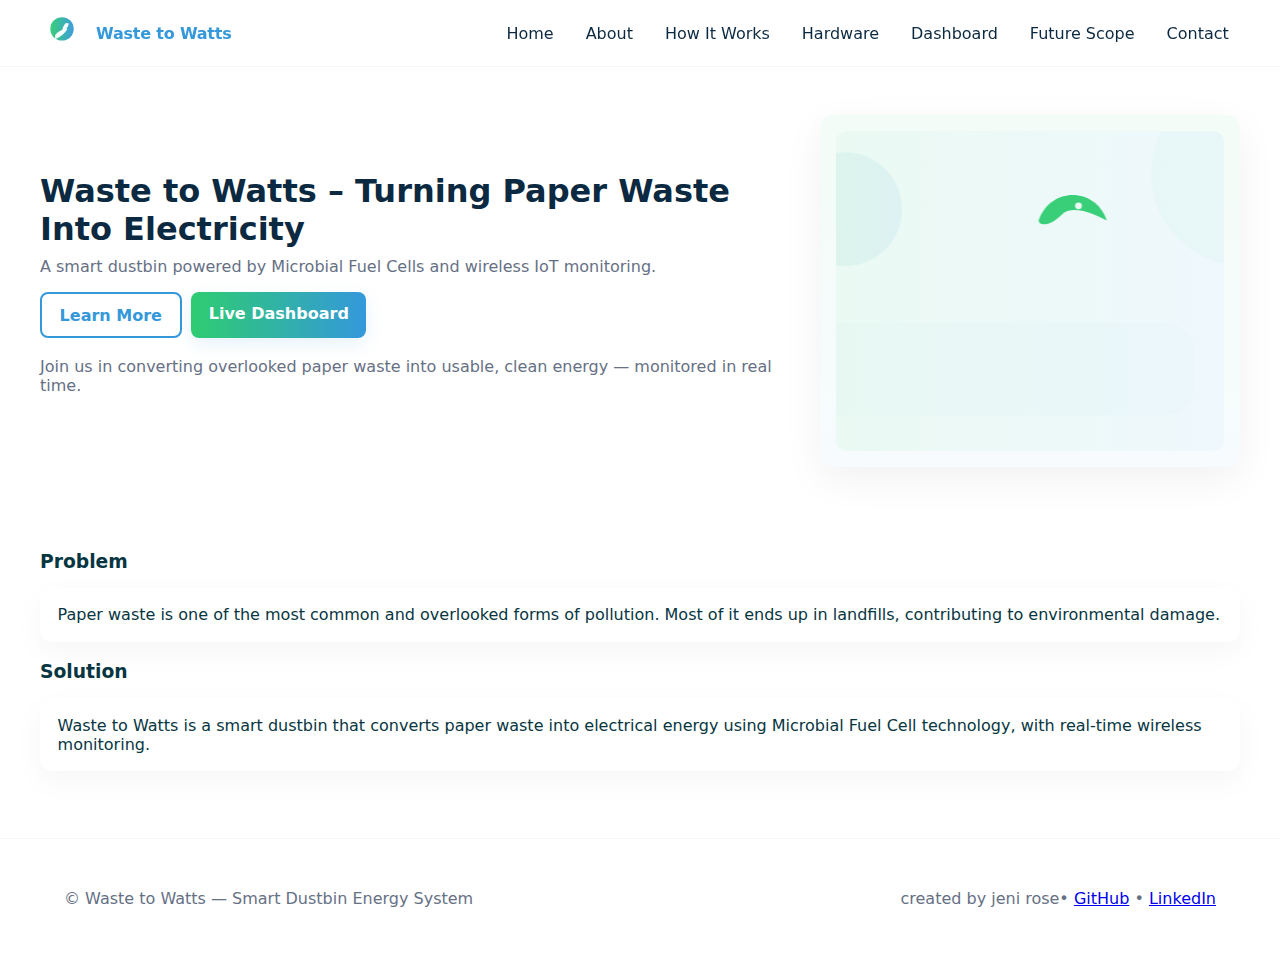
<file: index.html>
<!doctype html>
<html lang="en">
<head>
  <meta charset="utf-8">
  <meta name="viewport" content="width=device-width,initial-scale=1">
  <title>Waste to Watts – Home</title>
  <link rel="stylesheet" href="style.css">
  <!-- Page-specific small styles could go here -->
</head>
<body>
  <!-- Header / Navbar (shared) -->
  <header class="header">
    <div class="container navbar">
      <div class="brand">
        <img src="assets/logo.svg" alt="Waste to Watts logo">
        <h1>Waste to Watts</h1>
      </div>
      <nav>
        <button class="nav-toggle" aria-expanded="false" aria-controls="nav-links">☰</button>
        <div id="nav-links" class="nav-links">
          <a href="index.html">Home</a>
          <a href="about.html">About</a>
          <a href="how-it-works.html">How It Works</a>
          <a href="hardware.html">Hardware</a>
          <a href="dashboard.html">Dashboard</a>
          <a href="future.html">Future Scope</a>
          <a href="contact.html">Contact</a>
        </div>
      </nav>
    </div>
  </header>

  <!-- Hero Section -->
  <main>
    <section class="hero container">
      <div class="content fade-in">
        <!-- Hero title and subtitle -->
        <h2>Waste to Watts – Turning Paper Waste Into Electricity</h2>
        <p class="muted">A smart dustbin powered by Microbial Fuel Cells and wireless IoT monitoring.</p>
        <div class="actions mb-2">
          <a href="about.html" class="btn btn-secondary">Learn More</a>
          <a href="dashboard.html" class="btn btn-primary">Live Dashboard</a>
        </div>
        <p class="muted">Join us in converting overlooked paper waste into usable, clean energy — monitored in real time.</p>
      </div>

      <div class="visual card fade-in">
        <!-- Background illustration or photo -->
        <div class="bg" role="img" aria-label="Eco tech illustration"></div>
      </div>
    </section>

    <!-- Problem & Solution Sections -->
    <section class="section container">
      <div class="title">
        <h3>Problem</h3>
      </div>
      <div class="card mb-2">
        <p>Paper waste is one of the most common and overlooked forms of pollution. Most of it ends up in landfills, contributing to environmental damage.</p>
      </div>

      <div class="title">
        <h3>Solution</h3>
      </div>
      <div class="card">
        <p>Waste to Watts is a smart dustbin that converts paper waste into electrical energy using Microbial Fuel Cell technology, with real-time wireless monitoring.</p>
      </div>
    </section>
  </main>

  <!-- Footer (shared) -->
  <footer class="footer">
    <div class="container">
      <div class="row">
        <div class="muted">© Waste to Watts — Smart Dustbin Energy System</div>
        <div class="muted">created by jeni rose• <a href="#">GitHub</a> • <a href="#">LinkedIn</a></div>
      </div>
    </div>
  </footer>

  <script>
    // Mobile nav toggle
    const navToggle = document.querySelector('.nav-toggle');
    const navLinks = document.getElementById('nav-links');
    navToggle && navToggle.addEventListener('click', ()=>{
      const expanded = navToggle.getAttribute('aria-expanded') === 'true';
      navToggle.setAttribute('aria-expanded', String(!expanded));
      navLinks.classList.toggle('show');
    });
  </script>
</body>
</html>
</file>
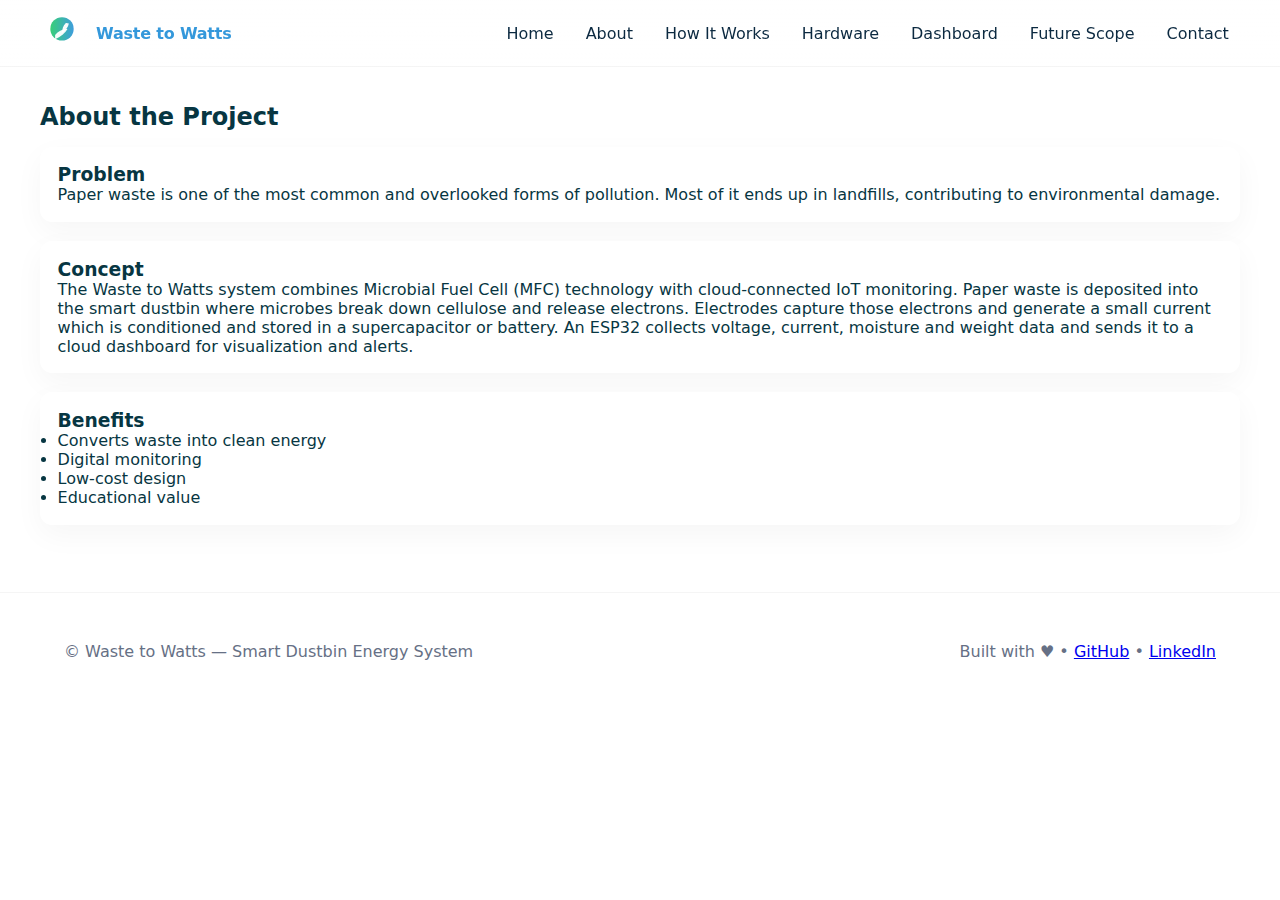
<file: about.html>
<!doctype html>
<html lang="en">
<head>
  <meta charset="utf-8">
  <meta name="viewport" content="width=device-width,initial-scale=1">
  <title>About — Waste to Watts</title>
  <link rel="stylesheet" href="style.css">
</head>
<body>
  <!-- Header / Navbar (shared) -->
  <header class="header">
    <div class="container navbar">
      <div class="brand">
        <img src="assets/logo.svg" alt="Waste to Watts logo">
        <h1>Waste to Watts</h1>
      </div>
      <nav>
        <button class="nav-toggle" aria-expanded="false" aria-controls="nav-links">☰</button>
        <div id="nav-links" class="nav-links">
          <a href="index.html">Home</a>
          <a href="about.html">About</a>
          <a href="how-it-works.html">How It Works</a>
          <a href="hardware.html">Hardware</a>
          <a href="dashboard.html">Dashboard</a>
          <a href="future.html">Future Scope</a>
          <a href="contact.html">Contact</a>
        </div>
      </nav>
    </div>
  </header>

  <main>
    <section class="section container">
      <div class="title">
        <h2>About the Project</h2>
      </div>

      <!-- Problem -->
      <div class="card mb-2">
        <h3>Problem</h3>
        <p>Paper waste is one of the most common and overlooked forms of pollution. Most of it ends up in landfills, contributing to environmental damage.</p>
      </div>

      <!-- Concept -->
      <div class="card mb-2">
        <h3>Concept</h3>
        <p>The Waste to Watts system combines Microbial Fuel Cell (MFC) technology with cloud-connected IoT monitoring. Paper waste is deposited into the smart dustbin where microbes break down cellulose and release electrons. Electrodes capture those electrons and generate a small current which is conditioned and stored in a supercapacitor or battery. An ESP32 collects voltage, current, moisture and weight data and sends it to a cloud dashboard for visualization and alerts.</p>
      </div>

      <!-- Benefits -->
      <div class="card">
        <h3>Benefits</h3>
        <ul>
          <li>Converts waste into clean energy</li>
          <li>Digital monitoring</li>
          <li>Low-cost design</li>
          <li>Educational value</li>
        </ul>
      </div>
    </section>
  </main>

  <!-- Footer (shared) -->
  <footer class="footer">
    <div class="container">
      <div class="row">
        <div class="muted">© Waste to Watts — Smart Dustbin Energy System</div>
        <div class="muted">Built with ♥ • <a href="#">GitHub</a> • <a href="#">LinkedIn</a></div>
      </div>
    </div>
  </footer>

  <script>
    // Mobile nav toggle
    const navToggle = document.querySelector('.nav-toggle');
    const navLinks = document.getElementById('nav-links');
    navToggle && navToggle.addEventListener('click', ()=>{
      const expanded = navToggle.getAttribute('aria-expanded') === 'true';
      navToggle.setAttribute('aria-expanded', String(!expanded));
      navLinks.classList.toggle('show');
    });
  </script>
</body>
</html>
</file>
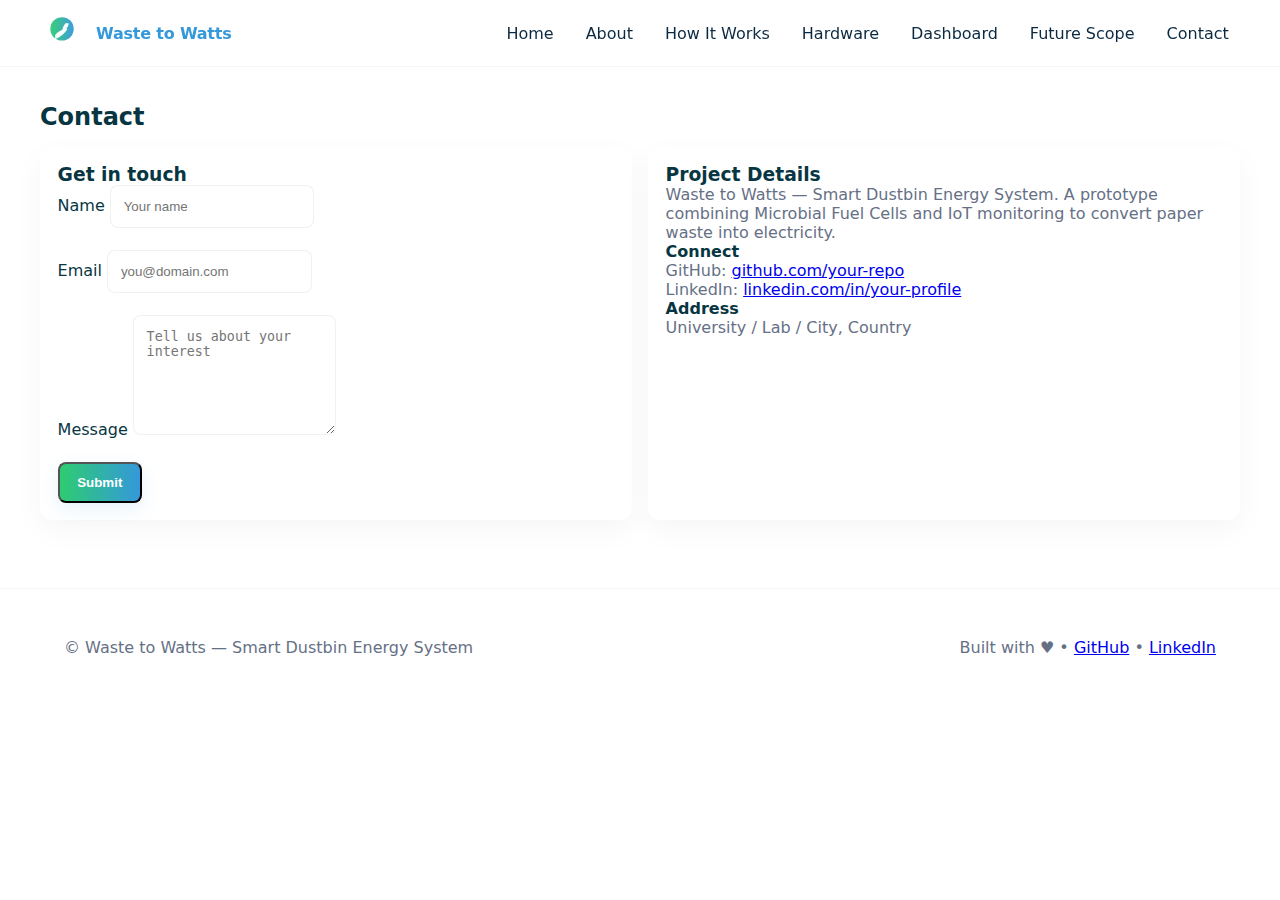
<file: contact.html>
<!doctype html>
<html lang="en">
<head>
  <meta charset="utf-8">
  <meta name="viewport" content="width=device-width,initial-scale=1">
  <title>Contact — Waste to Watts</title>
  <link rel="stylesheet" href="style.css">
</head>
<body>
  <!-- Header / Navbar (shared) -->
  <header class="header">
    <div class="container navbar">
      <div class="brand">
        <img src="assets/logo.svg" alt="Waste to Watts logo">
        <h1>Waste to Watts</h1>
      </div>
      <nav>
        <button class="nav-toggle" aria-expanded="false" aria-controls="nav-links">☰</button>
        <div id="nav-links" class="nav-links">
          <a href="index.html">Home</a>
          <a href="about.html">About</a>
          <a href="how-it-works.html">How It Works</a>
          <a href="hardware.html">Hardware</a>
          <a href="dashboard.html">Dashboard</a>
          <a href="future.html">Future Scope</a>
          <a href="contact.html">Contact</a>
        </div>
      </nav>
    </div>
  </header>

  <main>
    <section class="section container">
      <div class="title">
        <h2>Contact</h2>
      </div>

      <div class="grid cols-2">
        <div class="card">
          <h3>Get in touch</h3>
          <form class="form" onsubmit="handleSubmit(event)">
            <label class="mb-1">Name
              <input class="input" type="text" name="name" placeholder="Your name" required>
            </label>

            <label class="mb-1">Email
              <input class="input" type="email" name="email" placeholder="you@domain.com" required>
            </label>

            <label class="mb-1">Message
              <textarea name="message" placeholder="Tell us about your interest" required></textarea>
            </label>

            <button type="submit" class="btn btn-primary submit">Submit</button>
          </form>
        </div>

        <div class="card">
          <h3>Project Details</h3>
          <p class="muted">Waste to Watts — Smart Dustbin Energy System. A prototype combining Microbial Fuel Cells and IoT monitoring to convert paper waste into electricity.</p>

          <h4>Connect</h4>
          <p class="muted">GitHub: <a href="#">github.com/your-repo</a></p>
          <p class="muted">LinkedIn: <a href="#">linkedin.com/in/your-profile</a></p>

          <h4>Address</h4>
          <p class="muted">University / Lab / City, Country</p>
        </div>
      </div>
    </section>
  </main>

  <!-- Footer (shared) -->
  <footer class="footer">
    <div class="container">
      <div class="row">
        <div class="muted">© Waste to Watts — Smart Dustbin Energy System</div>
        <div class="muted">Built with ♥ • <a href="#">GitHub</a> • <a href="#">LinkedIn</a></div>
      </div>
    </div>
  </footer>

  <script>
    // Mobile nav toggle
    const navToggle = document.querySelector('.nav-toggle');
    const navLinks = document.getElementById('nav-links');
    navToggle && navToggle.addEventListener('click', ()=>{
      const expanded = navToggle.getAttribute('aria-expanded') === 'true';
      navToggle.setAttribute('aria-expanded', String(!expanded));
      navLinks.classList.toggle('show');
    });

    // Simple submit handler (no backend)
    function handleSubmit(e){
      e.preventDefault();
      alert('Thank you — message captured locally. Integrate backend to process submissions.');
      e.target.reset();
    }
  </script>
</body>
</html>
</file>
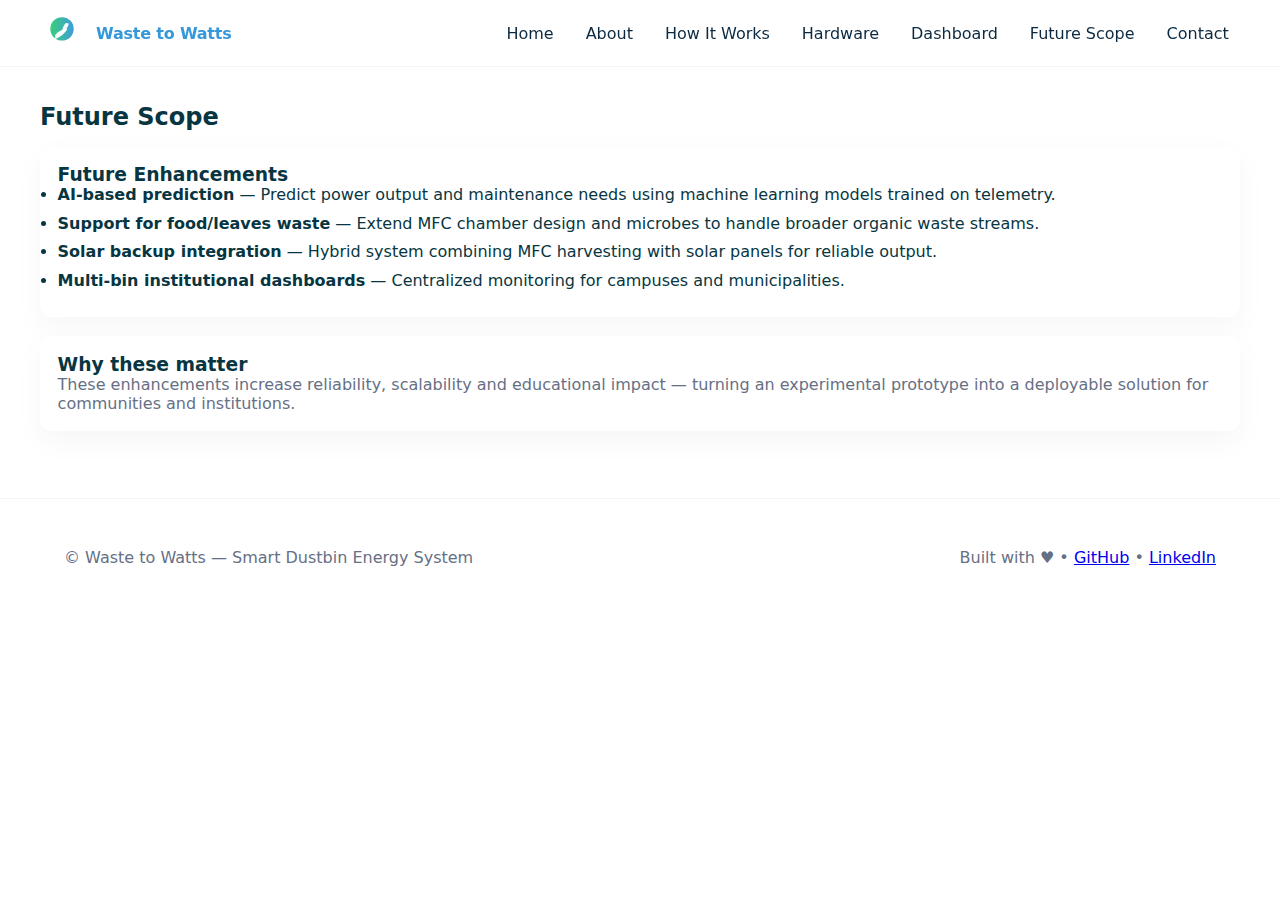
<file: future.html>
<!doctype html>
<html lang="en">
<head>
  <meta charset="utf-8">
  <meta name="viewport" content="width=device-width,initial-scale=1">
  <title>Future Scope — Waste to Watts</title>
  <link rel="stylesheet" href="style.css">
</head>
<body>
  <!-- Header / Navbar (shared) -->
  <header class="header">
    <div class="container navbar">
      <div class="brand">
        <img src="assets/logo.svg" alt="Waste to Watts logo">
        <h1>Waste to Watts</h1>
      </div>
      <nav>
        <button class="nav-toggle" aria-expanded="false" aria-controls="nav-links">☰</button>
        <div id="nav-links" class="nav-links">
          <a href="index.html">Home</a>
          <a href="about.html">About</a>
          <a href="how-it-works.html">How It Works</a>
          <a href="hardware.html">Hardware</a>
          <a href="dashboard.html">Dashboard</a>
          <a href="future.html">Future Scope</a>
          <a href="contact.html">Contact</a>
        </div>
      </nav>
    </div>
  </header>

  <main>
    <section class="section container">
      <div class="title">
        <h2>Future Scope</h2>
      </div>

      <div class="card mb-2">
        <h3>Future Enhancements</h3>
        <ul>
          <li class="mb-1"><strong>AI-based prediction</strong> — Predict power output and maintenance needs using machine learning models trained on telemetry.</li>
          <li class="mb-1"><strong>Support for food/leaves waste</strong> — Extend MFC chamber design and microbes to handle broader organic waste streams.</li>
          <li class="mb-1"><strong>Solar backup integration</strong> — Hybrid system combining MFC harvesting with solar panels for reliable output.</li>
          <li class="mb-1"><strong>Multi-bin institutional dashboards</strong> — Centralized monitoring for campuses and municipalities.</li>
        </ul>
      </div>

      <div class="card">
        <h3>Why these matter</h3>
        <p class="muted">These enhancements increase reliability, scalability and educational impact — turning an experimental prototype into a deployable solution for communities and institutions.</p>
      </div>
    </section>
  </main>

  <!-- Footer (shared) -->
  <footer class="footer">
    <div class="container">
      <div class="row">
        <div class="muted">© Waste to Watts — Smart Dustbin Energy System</div>
        <div class="muted">Built with ♥ • <a href="#">GitHub</a> • <a href="#">LinkedIn</a></div>
      </div>
    </div>
  </footer>

  <script>
    // Mobile nav toggle
    const navToggle = document.querySelector('.nav-toggle');
    const navLinks = document.getElementById('nav-links');
    navToggle && navToggle.addEventListener('click', ()=>{
      const expanded = navToggle.getAttribute('aria-expanded') === 'true';
      navToggle.setAttribute('aria-expanded', String(!expanded));
      navLinks.classList.toggle('show');
    });
  </script>
</body>
</html>
</file>
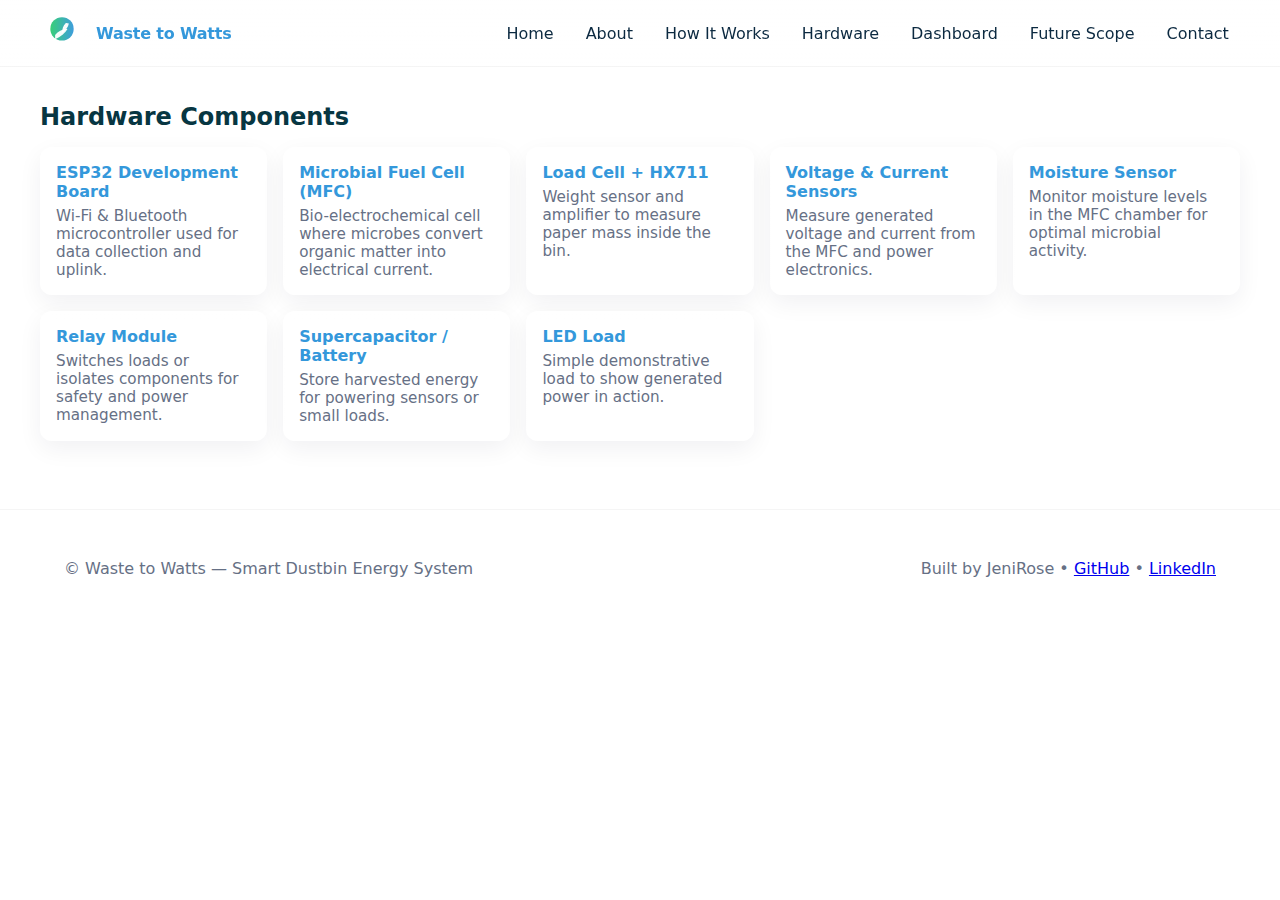
<file: hardware.html>
<!doctype html>
<html lang="en">
<head>
  <meta charset="utf-8">
  <meta name="viewport" content="width=device-width,initial-scale=1">
  <title>Hardware — Waste to Watts</title>
  <link rel="stylesheet" href="style.css">
</head>
<body>
  <!-- Header / Navbar (shared) -->
  <header class="header">
    <div class="container navbar">
      <div class="brand">
        <img src="assets/logo.svg" alt="Waste to Watts logo">
        <h1>Waste to Watts</h1>
      </div>
      <nav>
        <button class="nav-toggle" aria-expanded="false" aria-controls="nav-links">☰</button>
        <div id="nav-links" class="nav-links">
          <a href="index.html">Home</a>
          <a href="about.html">About</a>
          <a href="how-it-works.html">How It Works</a>
          <a href="hardware.html">Hardware</a>
          <a href="dashboard.html">Dashboard</a>
          <a href="future.html">Future Scope</a>
          <a href="contact.html">Contact</a>
        </div>
      </nav>
    </div>
  </header>

  <main>
    <section class="section container">
      <div class="title">
        <h2>Hardware Components</h2>
      </div>

      <div class="card-grid">
        <div class="component-card">
          <h4>ESP32 Development Board</h4>
          <p class="muted">Wi‑Fi & Bluetooth microcontroller used for data collection and uplink.</p>
        </div>

        <div class="component-card">
          <h4>Microbial Fuel Cell (MFC)</h4>
          <p class="muted">Bio-electrochemical cell where microbes convert organic matter into electrical current.</p>
        </div>

        <div class="component-card">
          <h4>Load Cell + HX711</h4>
          <p class="muted">Weight sensor and amplifier to measure paper mass inside the bin.</p>
        </div>

        <div class="component-card">
          <h4>Voltage & Current Sensors</h4>
          <p class="muted">Measure generated voltage and current from the MFC and power electronics.</p>
        </div>

        <div class="component-card">
          <h4>Moisture Sensor</h4>
          <p class="muted">Monitor moisture levels in the MFC chamber for optimal microbial activity.</p>
        </div>

        <div class="component-card">
          <h4>Relay Module</h4>
          <p class="muted">Switches loads or isolates components for safety and power management.</p>
        </div>

        <div class="component-card">
          <h4>Supercapacitor / Battery</h4>
          <p class="muted">Store harvested energy for powering sensors or small loads.</p>
        </div>

        <div class="component-card">
          <h4>LED Load</h4>
          <p class="muted">Simple demonstrative load to show generated power in action.</p>
        </div>
      </div>
    </section>
  </main>

  <!-- Footer (shared) -->
  <footer class="footer">
    <div class="container">
      <div class="row">
        <div class="muted">© Waste to Watts — Smart Dustbin Energy System</div>
        <div class="muted">Built by JeniRose • <a href="#">GitHub</a> • <a href="#">LinkedIn</a></div>
      </div>
    </div>
  </footer>

  <script>
    // Mobile nav toggle
    const navToggle = document.querySelector('.nav-toggle');
    const navLinks = document.getElementById('nav-links');
    navToggle && navToggle.addEventListener('click', ()=>{
      const expanded = navToggle.getAttribute('aria-expanded') === 'true';
      navToggle.setAttribute('aria-expanded', String(!expanded));
      navLinks.classList.toggle('show');
    });
  </script>
</body>
</html>
</file>
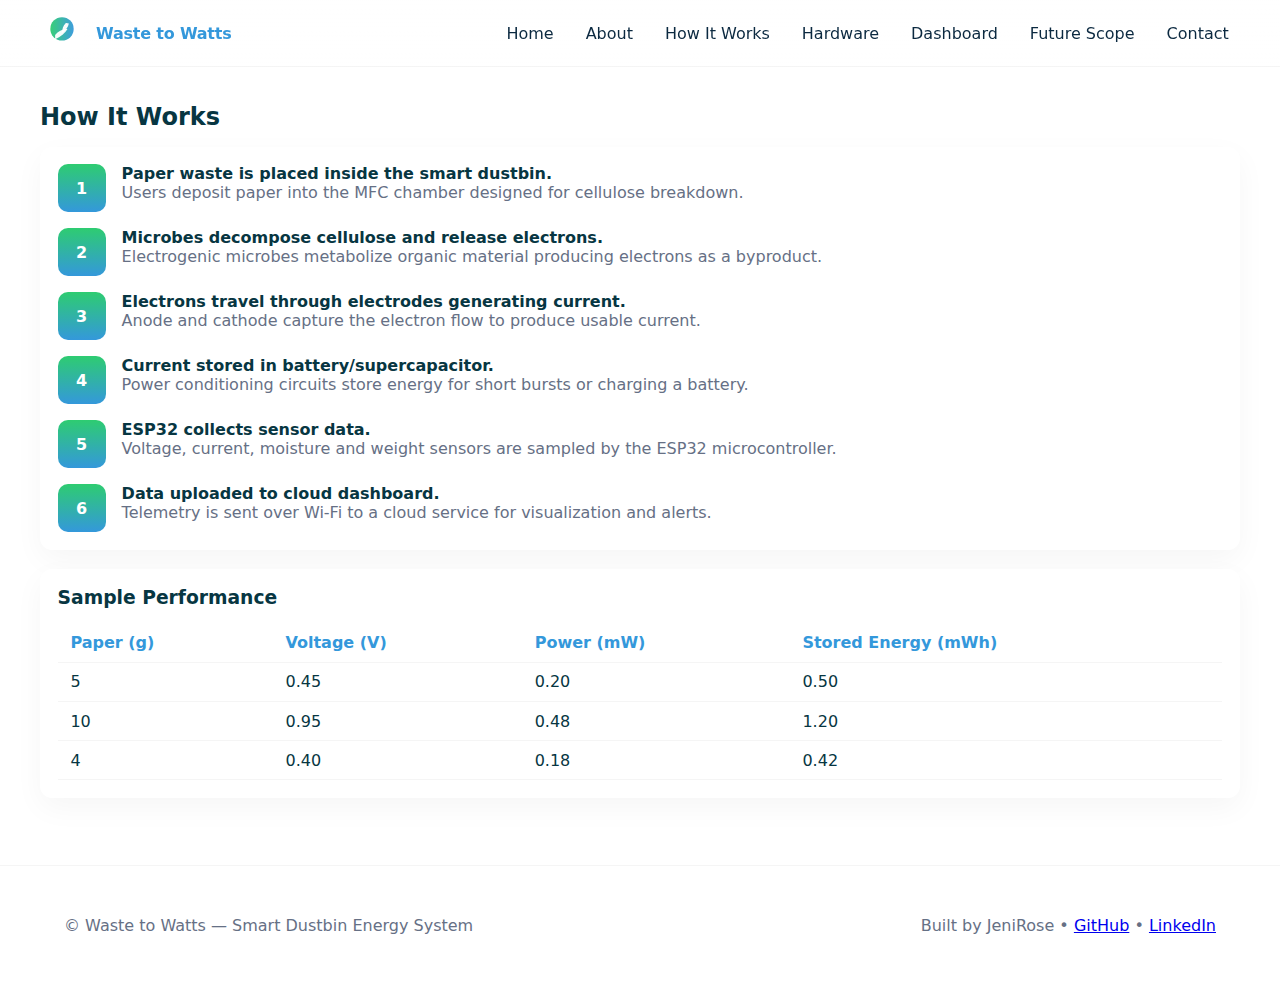
<file: how-it-works.html>
<!doctype html>
<html lang="en">
<head>
  <meta charset="utf-8">
  <meta name="viewport" content="width=device-width,initial-scale=1">
  <title>How It Works — Waste to Watts</title>
  <link rel="stylesheet" href="style.css">
</head>
<body>
  <!-- Header / Navbar (shared) -->
  <header class="header">
    <div class="container navbar">
      <div class="brand">
        <img src="assets/logo.svg" alt="Waste to Watts logo">
        <h1>Waste to Watts</h1>
      </div>
      <nav>
        <button class="nav-toggle" aria-expanded="false" aria-controls="nav-links">☰</button>
        <div id="nav-links" class="nav-links">
          <a href="index.html">Home</a>
          <a href="about.html">About</a>
          <a href="how-it-works.html">How It Works</a>
          <a href="hardware.html">Hardware</a>
          <a href="dashboard.html">Dashboard</a>
          <a href="future.html">Future Scope</a>
          <a href="contact.html">Contact</a>
        </div>
      </nav>
    </div>
  </header>

  <main>
    <section class="section container">
      <div class="title">
        <h2>How It Works</h2>
      </div>

      <div class="card mb-2">
        <div class="steps">
          <div class="step">
            <div class="num">1</div>
            <div>
              <h4>Paper waste is placed inside the smart dustbin.</h4>
              <p class="desc muted">Users deposit paper into the MFC chamber designed for cellulose breakdown.</p>
            </div>
          </div>

          <div class="step">
            <div class="num">2</div>
            <div>
              <h4>Microbes decompose cellulose and release electrons.</h4>
              <p class="desc muted">Electrogenic microbes metabolize organic material producing electrons as a byproduct.</p>
            </div>
          </div>

          <div class="step">
            <div class="num">3</div>
            <div>
              <h4>Electrons travel through electrodes generating current.</h4>
              <p class="desc muted">Anode and cathode capture the electron flow to produce usable current.</p>
            </div>
          </div>

          <div class="step">
            <div class="num">4</div>
            <div>
              <h4>Current stored in battery/supercapacitor.</h4>
              <p class="desc muted">Power conditioning circuits store energy for short bursts or charging a battery.</p>
            </div>
          </div>

          <div class="step">
            <div class="num">5</div>
            <div>
              <h4>ESP32 collects sensor data.</h4>
              <p class="desc muted">Voltage, current, moisture and weight sensors are sampled by the ESP32 microcontroller.</p>
            </div>
          </div>

          <div class="step">
            <div class="num">6</div>
            <div>
              <h4>Data uploaded to cloud dashboard.</h4>
              <p class="desc muted">Telemetry is sent over Wi‑Fi to a cloud service for visualization and alerts.</p>
            </div>
          </div>
        </div>
      </div>

      <div class="card">
        <h3>Sample Performance</h3>
        <table class="table">
          <thead>
            <tr>
              <th>Paper (g)</th>
              <th>Voltage (V)</th>
              <th>Power (mW)</th>
              <th>Stored Energy (mWh)</th>
            </tr>
          </thead>
          <tbody>
            <tr>
              <td>5</td>
              <td>0.45</td>
              <td>0.20</td>
              <td>0.50</td>
            </tr>
            <tr>
              <td>10</td>
              <td>0.95</td>
              <td>0.48</td>
              <td>1.20</td>
            </tr>
            <tr>
              <td>4</td>
              <td>0.40</td>
              <td>0.18</td>
              <td>0.42</td>
            </tr>
          </tbody>
        </table>
      </div>

    </section>
  </main>

  <!-- Footer (shared) -->
  <footer class="footer">
    <div class="container">
      <div class="row">
        <div class="muted">© Waste to Watts — Smart Dustbin Energy System</div>
        <div class="muted">Built by JeniRose • <a href="#">GitHub</a> • <a href="#">LinkedIn</a></div>
      </div>
    </div>
  </footer>

  <script>
    // Mobile nav toggle
    const navToggle = document.querySelector('.nav-toggle');
    const navLinks = document.getElementById('nav-links');
    navToggle && navToggle.addEventListener('click', ()=>{
      const expanded = navToggle.getAttribute('aria-expanded') === 'true';
      navToggle.setAttribute('aria-expanded', String(!expanded));
      navLinks.classList.toggle('show');
    });
  </script>
</body>
</html>
</file>
<file: style.css>
/* style.css - main stylesheet for Waste to Watts project */

:root{
  --bg:#ffffff;
  --green:#2ecc71;
  --blue:#3498db;
  --muted:#667085;
  --max-width:1200px;
  --radius:12px;
  --glass: rgba(255,255,255,0.7);
}

/* Basic reset */
*{box-sizing:border-box;margin:0;padding:0}
html,body{height:100%;font-family:Inter, ui-sans-serif, system-ui, -apple-system, 'Segoe UI', Roboto, 'Helvetica Neue', Arial; background:var(--bg); color:#073642;}
img{max-width:100%;display:block}
.container{max-width:var(--max-width);margin:0 auto;padding:1.5rem}
.flex-center{display:flex;align-items:center;justify-content:center}

/* Smooth utilities */
.btn{display:inline-block;padding:0.7rem 1.1rem;border-radius:8px;text-decoration:none;cursor:pointer;transition:all .28s ease;font-weight:600}
.btn-primary{background:linear-gradient(90deg,var(--green),var(--blue));color:#fff;box-shadow:0 6px 18px rgba(52,152,219,0.12)}
.btn-primary:hover{transform:translateY(-4px);box-shadow:0 12px 28px rgba(46,204,113,0.12)}
.btn-secondary{background:#fff;border:2px solid var(--blue);color:var(--blue)}
.btn-secondary:hover{background:var(--blue);color:#fff;transform:translateY(-3px)}

/* Header / Navbar */
.header{position:sticky;top:0;z-index:50;background:linear-gradient(180deg, rgba(255,255,255,0.9), rgba(255,255,255,0.7));backdrop-filter:blur(6px);border-bottom:1px solid rgba(10,10,10,0.04)}
.navbar{display:flex;align-items:center;justify-content:space-between;padding:0.7rem 0}
.brand{display:flex;align-items:center;gap:0.75rem}
.brand img{width:44px;height:44px;border-radius:8px;object-fit:cover}
.brand h1{font-size:1rem;color:var(--blue);letter-spacing:-0.2px}
.nav-links{display:flex;gap:0.6rem;align-items:center}
.nav-links a{color:#0b2940;padding:0.5rem 0.7rem;border-radius:8px;text-decoration:none;transition:all .2s}
.nav-links a:hover{background:rgba(52,152,219,0.08);transform:translateY(-2px)}
.nav-cta{display:flex;gap:0.6rem}

/* Mobile nav toggle */
.nav-toggle{display:none}
@media(max-width:900px){
  .nav-links{position:fixed;right:12px;top:68px;background:rgba(255,255,255,0.98);box-shadow:0 10px 30px rgba(2,6,23,0.08);padding:0.8rem;border-radius:10px;flex-direction:column;display:none}
  .nav-links.show{display:flex}
  .nav-toggle{display:inline-block;border:0;background:transparent;font-size:1.45rem;cursor:pointer}
}

/* Hero */
.hero{display:grid;grid-template-columns:1fr 420px;gap:2rem;align-items:center;padding:3rem 0}
.hero .content h2{font-size:2rem;color:#0b2940;margin-bottom:0.6rem}
.hero .content p{color:var(--muted);margin-bottom:1rem}
.hero .actions{display:flex;gap:0.6rem}
.hero .visual{border-radius:14px;overflow:hidden;background:linear-gradient(180deg, rgba(46,204,113,0.06), rgba(52,152,219,0.04));box-shadow:0 12px 40px rgba(10,25,47,0.06);padding:1rem}
.hero .visual .bg{height:320px;background:url('assets/bg.svg') center/cover no-repeat;border-radius:10px}
@media(max-width:900px){
  .hero{grid-template-columns:1fr;}
  .hero .visual{order:-1}
  .hero .visual .bg{height:200px}
}

/* Section styles */
.section{padding:2.2rem 0}
.section .title{display:flex;align-items:center;justify-content:space-between;margin-bottom:1rem}
.card{background:#fff;border-radius:12px;padding:1.1rem;box-shadow:0 10px 30px rgba(2,6,23,0.04)}
.grid{display:grid;gap:1rem}
.grid.cols-3{grid-template-columns:repeat(3,1fr)}
.grid.cols-2{grid-template-columns:repeat(2,1fr)}
@media(max-width:900px){
  .grid.cols-3,.grid.cols-2{grid-template-columns:1fr}
}

/* Steps vertical */
.steps{display:flex;flex-direction:column;gap:1rem}
.step{display:flex;gap:1rem;align-items:flex-start}
.step .num{min-width:48px;height:48px;background:linear-gradient(180deg,var(--green),var(--blue));color:#fff;border-radius:10px;display:flex;align-items:center;justify-content:center;font-weight:700}
.step .desc{color:var(--muted)}

/* Table styling */
.table{width:100%;border-collapse:collapse;margin-top:1rem}
.table th,.table td{padding:0.6rem 0.8rem;text-align:left;border-bottom:1px solid rgba(10,10,10,0.04)}
.table thead th{color:var(--blue)}

/* Cards grid for hardware */
.card-grid{display:grid;grid-template-columns:repeat(auto-fit,minmax(220px,1fr));gap:1rem}
.component-card{padding:1rem;border-radius:12px;background:linear-gradient(180deg,rgba(255,255,255,0.98),var(--glass));box-shadow:0 8px 24px rgba(10,25,47,0.06);transition:transform .22s,box-shadow .22s}
.component-card:hover{transform:translateY(-6px);box-shadow:0 18px 48px rgba(46,204,113,0.08)}
.component-card h4{color:var(--blue);margin-bottom:0.4rem}
.component-card p{color:var(--muted);font-size:0.95rem}

/* Dashboard placeholders */
.kpi-grid{display:grid;grid-template-columns:repeat(3,1fr);gap:1rem}
.kpi{padding:1rem;border-radius:12px;background:linear-gradient(180deg,#fff,rgba(240,248,255,0.9));box-shadow:0 8px 20px rgba(10,25,47,0.05)}
.kpi h3{color:var(--green)}
.chart-placeholder{height:180px;border-radius:10px;background:linear-gradient(180deg,rgba(52,152,219,0.06),rgba(46,204,113,0.02));display:flex;align-items:center;justify-content:center;color:var(--muted);font-weight:600}
@media(max-width:900px){
  .kpi-grid{grid-template-columns:repeat(2,1fr)}
}
@media(max-width:600px){
  .kpi-grid{grid-template-columns:1fr}
}

/* Form */
.form{display:grid;gap:0.8rem}
.input,textarea{padding:0.8rem;border-radius:8px;border:1px solid rgba(10,10,10,0.06)}
textarea{resize:vertical;min-height:120px}
.form .submit{justify-self:start}

/* Footer */
.footer{padding:1.6rem 0;border-top:1px solid rgba(10,10,10,0.04);margin-top:2rem}
.footer .row{display:flex;justify-content:space-between;align-items:center}
@media(max-width:900px){
  .footer .row{flex-direction:column;gap:0.8rem}
}

/* Small utilities */
.center{text-align:center}
.muted{color:var(--muted)}
.pulse{animation:pulse 3s ease-in-out infinite}
@keyframes pulse{0%{transform:scale(1)}50%{transform:scale(1.02)}100%{transform:scale(1)}}
.fade-in{animation:fade .6s ease both}
@keyframes fade{from{opacity:0;transform:translateY(8px)}to{opacity:1;transform:none}}

/* Accessibility focus */
a:focus,a:active,button:focus{outline:3px solid rgba(52,152,219,0.14);outline-offset:3px}

/* Utility spacing */
.mb-1{margin-bottom:0.6rem}
.mb-2{margin-bottom:1.2rem}

/* End of stylesheet */
</file>
